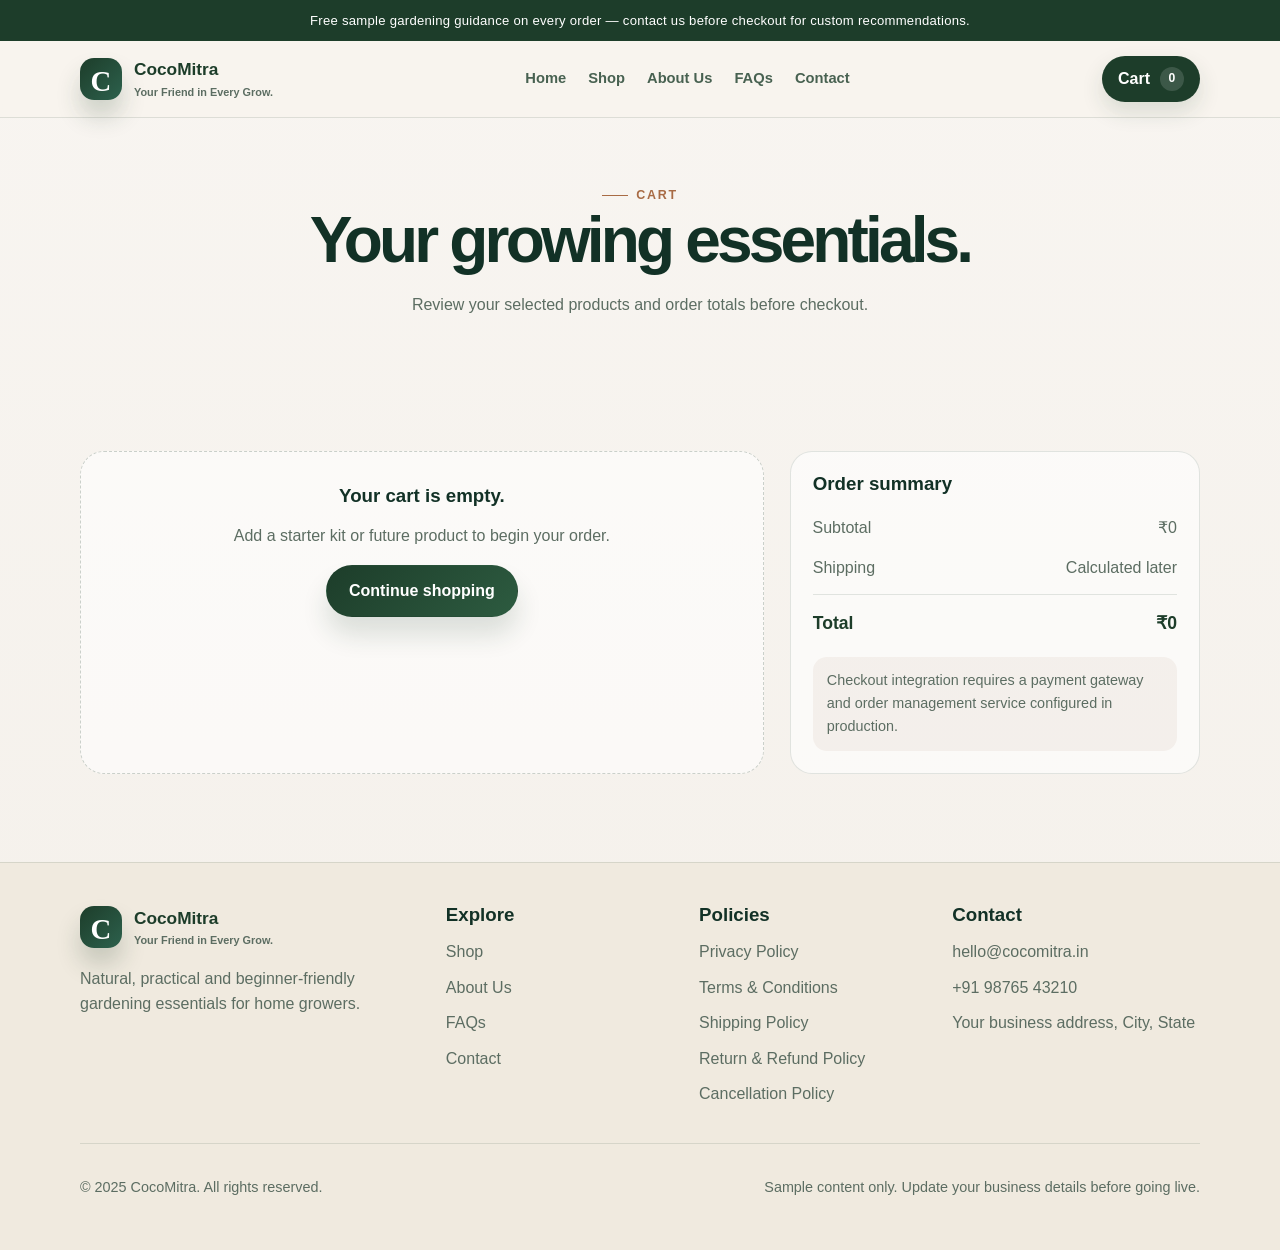
<file: about.html>
<!DOCTYPE html>
<html lang="en">
  <head>
    <meta charset="UTF-8" />
    <meta name="viewport" content="width=device-width, initial-scale=1.0" />
    <title>Your Cart | CocoMitra</title>
    <meta
      name="description"
      content="Review the shopping cart for CocoMitra products and check order totals before checkout."
    />
    <link rel="stylesheet" href="styles.css" />
  </head>
  <body data-page="cart">
    <div id="announcementBar" class="announcement-bar"></div>

    <header class="site-header">
      <div class="container nav-wrap">
        <a href="index.html" class="brand" aria-label="CocoMitra home">
          <span class="brand-mark" aria-hidden="true">C</span>
          <span>
            <strong>CocoMitra</strong>
            <small>Your Friend in Every Grow.</small>
          </span>
        </a>

        <nav class="main-nav" aria-label="Main navigation">
          <a href="index.html">Home</a>
          <a href="shop.html">Shop</a>
          <a href="about.html">About Us</a>
          <a href="faq.html">FAQs</a>
          <a href="contact.html">Contact</a>
        </nav>

        <a href="cart.html" class="cart-pill" aria-label="View cart">
          Cart <span id="cartCount" class="cart-count">0</span>
        </a>
      </div>
    </header>

    <main>
      <section class="page-hero">
        <div class="container page-title-wrap">
          <span class="eyebrow">Cart</span>
          <h1>Your growing essentials.</h1>
          <p>Review your selected products and order totals before checkout.</p>
        </div>
      </section>

      <section class="section-spacing">
        <div class="container cart-page">
          <div id="cartItems" class="cart-list" aria-live="polite"></div>
          <aside id="cartSummary" class="cart-summary"></aside>
        </div>
      </section>
    </main>

    <footer class="site-footer">
      <div class="container footer-grid">
        <div>
          <a href="index.html" class="brand footer-brand" aria-label="CocoMitra home">
            <span class="brand-mark" aria-hidden="true">C</span>
            <span>
              <strong>CocoMitra</strong>
              <small>Your Friend in Every Grow.</small>
            </span>
          </a>
          <p>Natural, practical and beginner-friendly gardening essentials for home growers.</p>
        </div>
        <div>
          <h3>Explore</h3>
          <ul>
            <li><a href="shop.html">Shop</a></li>
            <li><a href="about.html">About Us</a></li>
            <li><a href="faq.html">FAQs</a></li>
            <li><a href="contact.html">Contact</a></li>
          </ul>
        </div>
        <div>
          <h3>Policies</h3>
          <ul>
            <li><a href="privacy.html">Privacy Policy</a></li>
            <li><a href="terms.html">Terms & Conditions</a></li>
            <li><a href="shipping.html">Shipping Policy</a></li>
            <li><a href="refund.html">Return & Refund Policy</a></li>
            <li><a href="cancellation.html">Cancellation Policy</a></li>
          </ul>
        </div>
        <div>
          <h3>Contact</h3>
          <ul>
            <li><a href="mailto:hello@cocomitra.in">hello@cocomitra.in</a></li>
            <li><a href="tel:+919876543210">+91 98765 43210</a></li>
            <li>Your business address, City, State</li>
          </ul>
        </div>
      </div>
      <div class="container footer-bottom">
        <p>© 2025 CocoMitra. All rights reserved.</p>
        <p>Sample content only. Update your business details before going live.</p>
      </div>
    </footer>

    <script src="script.js"></script>
  </body>
</html>
</file>
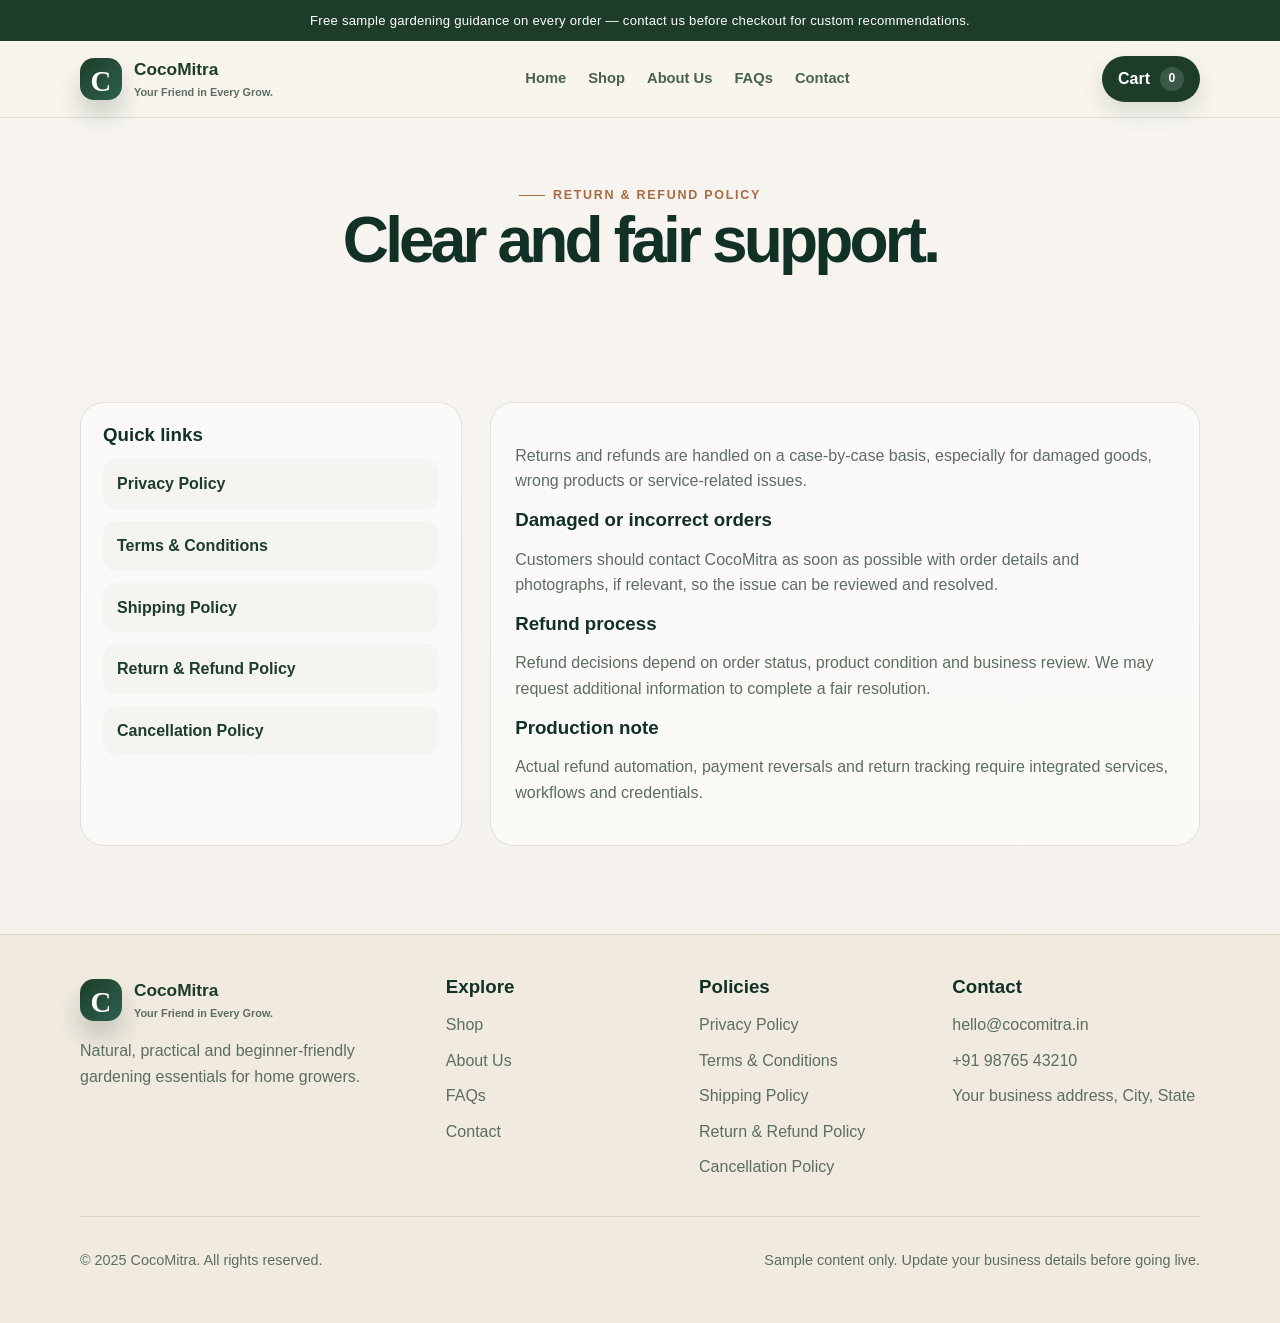
<file: cancellation.html>
<!DOCTYPE html>
<html lang="en">
  <head>
    <meta charset="UTF-8" />
    <meta name="viewport" content="width=device-width, initial-scale=1.0" />
    <title>Return & Refund Policy | CocoMitra</title>
    <meta
      name="description"
      content="Review CocoMitra's return and refund policy for product issues, damaged deliveries and order disputes."
    />
    <link rel="stylesheet" href="styles.css" />
  </head>
  <body data-page="legal">
    <div id="announcementBar" class="announcement-bar"></div>

    <header class="site-header">
      <div class="container nav-wrap">
        <a href="index.html" class="brand" aria-label="CocoMitra home">
          <span class="brand-mark" aria-hidden="true">C</span>
          <span>
            <strong>CocoMitra</strong>
            <small>Your Friend in Every Grow.</small>
          </span>
        </a>

        <nav class="main-nav" aria-label="Main navigation">
          <a href="index.html">Home</a>
          <a href="shop.html">Shop</a>
          <a href="about.html">About Us</a>
          <a href="faq.html">FAQs</a>
          <a href="contact.html">Contact</a>
        </nav>

        <a href="cart.html" class="cart-pill" aria-label="View cart">
          Cart <span id="cartCount" class="cart-count">0</span>
        </a>
      </div>
    </header>

    <main>
      <section class="page-hero">
        <div class="container page-title-wrap">
          <span class="eyebrow">Return & Refund Policy</span>
          <h1>Clear and fair support.</h1>
        </div>
      </section>

      <section class="section-spacing">
        <div class="container legal-layout">
          <aside class="policy-nav">
            <h3>Quick links</h3>
            <ul>
              <li><a href="privacy.html">Privacy Policy</a></li>
              <li><a href="terms.html">Terms & Conditions</a></li>
              <li><a href="shipping.html">Shipping Policy</a></li>
              <li><a href="refund.html">Return & Refund Policy</a></li>
              <li><a href="cancellation.html">Cancellation Policy</a></li>
            </ul>
          </aside>

          <div class="legal-copy">
            <p>Returns and refunds are handled on a case-by-case basis, especially for damaged goods, wrong products or service-related issues.</p>
            <h3>Damaged or incorrect orders</h3>
            <p>Customers should contact CocoMitra as soon as possible with order details and photographs, if relevant, so the issue can be reviewed and resolved.</p>
            <h3>Refund process</h3>
            <p>Refund decisions depend on order status, product condition and business review. We may request additional information to complete a fair resolution.</p>
            <h3>Production note</h3>
            <p>Actual refund automation, payment reversals and return tracking require integrated services, workflows and credentials.</p>
          </div>
        </div>
      </section>
    </main>

    <footer class="site-footer">
      <div class="container footer-grid">
        <div>
          <a href="index.html" class="brand footer-brand" aria-label="CocoMitra home">
            <span class="brand-mark" aria-hidden="true">C</span>
            <span>
              <strong>CocoMitra</strong>
              <small>Your Friend in Every Grow.</small>
            </span>
          </a>
          <p>Natural, practical and beginner-friendly gardening essentials for home growers.</p>
        </div>
        <div>
          <h3>Explore</h3>
          <ul>
            <li><a href="shop.html">Shop</a></li>
            <li><a href="about.html">About Us</a></li>
            <li><a href="faq.html">FAQs</a></li>
            <li><a href="contact.html">Contact</a></li>
          </ul>
        </div>
        <div>
          <h3>Policies</h3>
          <ul>
            <li><a href="privacy.html">Privacy Policy</a></li>
            <li><a href="terms.html">Terms & Conditions</a></li>
            <li><a href="shipping.html">Shipping Policy</a></li>
            <li><a href="refund.html">Return & Refund Policy</a></li>
            <li><a href="cancellation.html">Cancellation Policy</a></li>
          </ul>
        </div>
        <div>
          <h3>Contact</h3>
          <ul>
            <li><a href="mailto:hello@cocomitra.in">hello@cocomitra.in</a></li>
            <li><a href="tel:+919876543210">+91 98765 43210</a></li>
            <li>Your business address, City, State</li>
          </ul>
        </div>
      </div>
      <div class="container footer-bottom">
        <p>© 2025 CocoMitra. All rights reserved.</p>
        <p>Sample content only. Update your business details before going live.</p>
      </div>
    </footer>

    <script src="script.js"></script>
  </body>
</html>
</file>
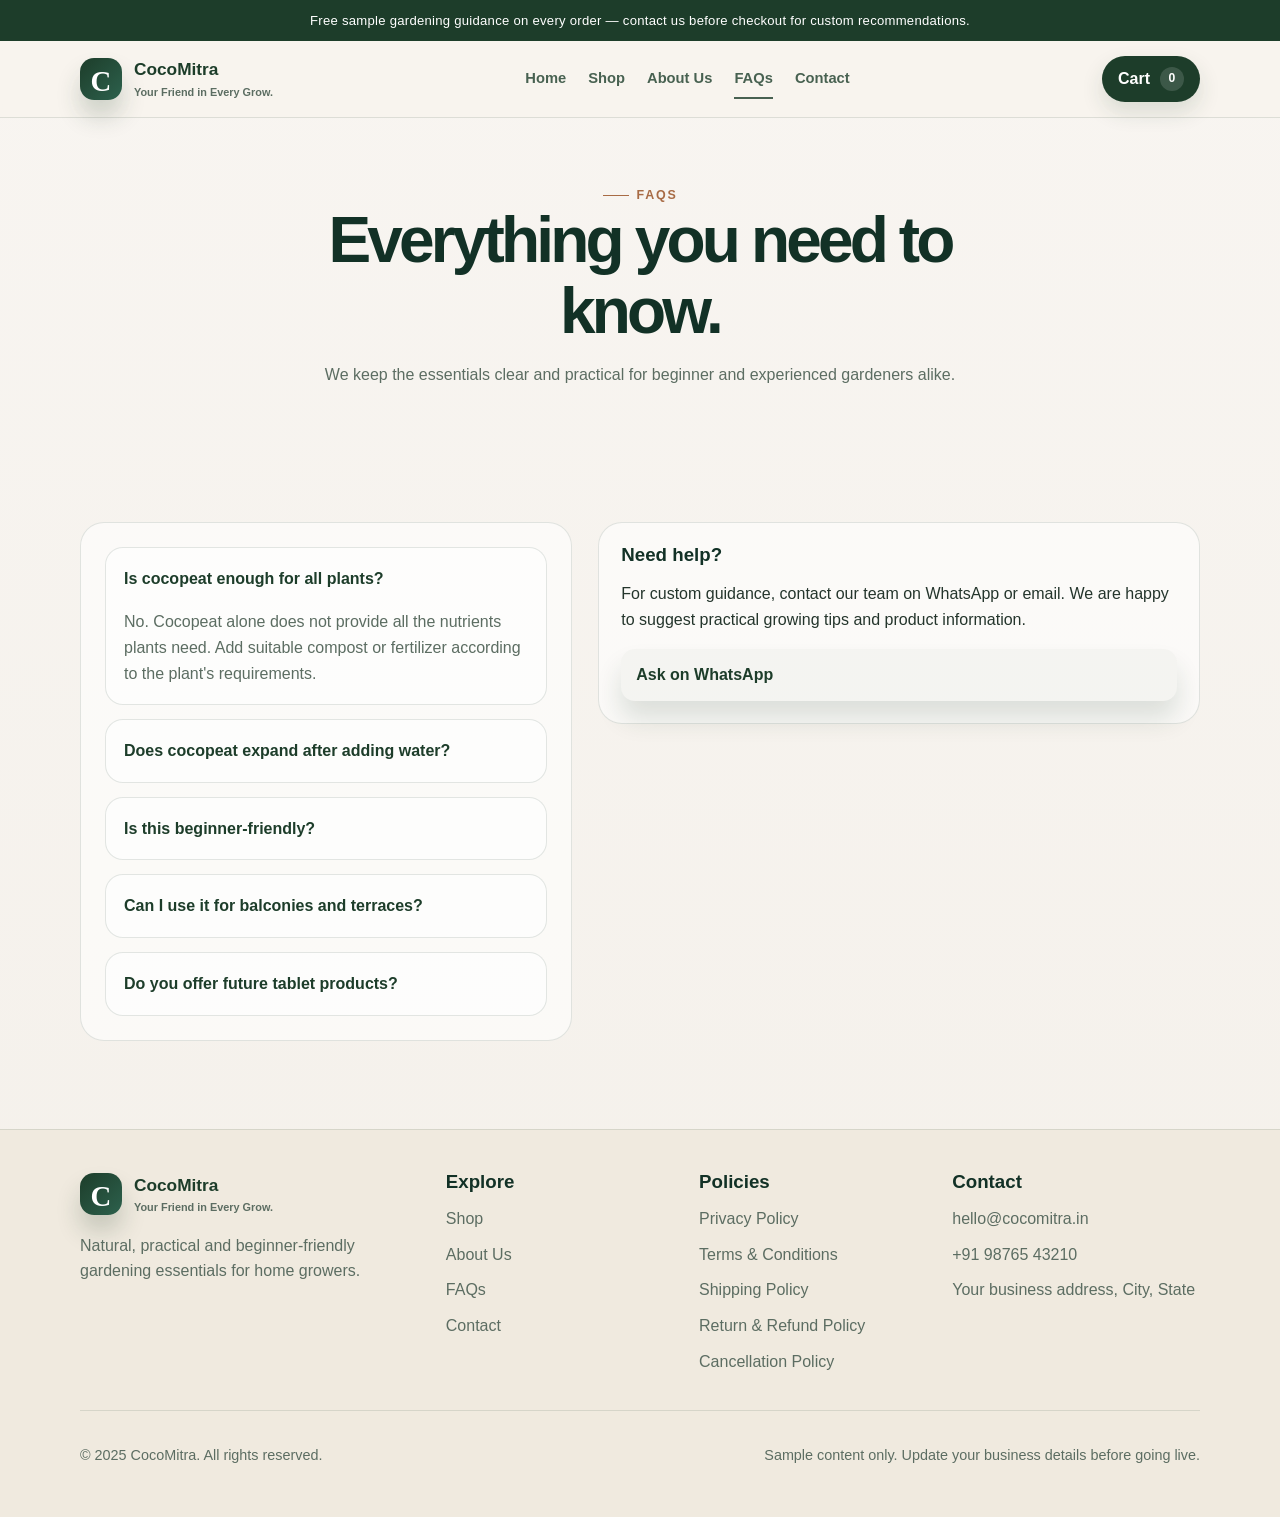
<file: contact.html>
<!DOCTYPE html>
<html lang="en">
  <head>
    <meta charset="UTF-8" />
    <meta name="viewport" content="width=device-width, initial-scale=1.0" />
    <title>FAQs | CocoMitra</title>
    <meta
      name="description"
      content="Find answers to common questions about cocopeat, growing mixes, storage and using CocoMitra products for home gardening."
    />
    <link rel="stylesheet" href="styles.css" />
  </head>
  <body data-page="faq">
    <div id="announcementBar" class="announcement-bar"></div>

    <header class="site-header">
      <div class="container nav-wrap">
        <a href="index.html" class="brand" aria-label="CocoMitra home">
          <span class="brand-mark" aria-hidden="true">C</span>
          <span>
            <strong>CocoMitra</strong>
            <small>Your Friend in Every Grow.</small>
          </span>
        </a>

        <nav class="main-nav" aria-label="Main navigation">
          <a href="index.html">Home</a>
          <a href="shop.html">Shop</a>
          <a href="about.html">About Us</a>
          <a href="faq.html" class="active">FAQs</a>
          <a href="contact.html">Contact</a>
        </nav>

        <a href="cart.html" class="cart-pill" aria-label="View cart">
          Cart <span id="cartCount" class="cart-count">0</span>
        </a>
      </div>
    </header>

    <main>
      <section class="page-hero">
        <div class="container page-title-wrap">
          <span class="eyebrow">FAQs</span>
          <h1>Everything you need to know.</h1>
          <p>We keep the essentials clear and practical for beginner and experienced gardeners alike.</p>
        </div>
      </section>

      <section class="section-spacing">
        <div class="container faq-strip">
          <div class="legal-copy">
            <div class="faq-list">
              <details open>
                <summary>Is cocopeat enough for all plants?</summary>
                <p>No. Cocopeat alone does not provide all the nutrients plants need. Add suitable compost or fertilizer according to the plant's requirements.</p>
              </details>
              <details>
                <summary>Does cocopeat expand after adding water?</summary>
                <p>Yes. Cocopeat absorbs water and expands in volume. Expansion can vary depending on the amount of water and the product used.</p>
              </details>
              <details>
                <summary>Is this beginner-friendly?</summary>
                <p>Yes. The starter kit is designed to be easy to use for home gardeners, balcony planters and terrace growers starting out.</p>
              </details>
              <details>
                <summary>Can I use it for balconies and terraces?</summary>
                <p>Yes. The compact format is suited to small gardening spaces such as balconies, terraces and indoor plant corners.</p>
              </details>
              <details>
                <summary>Do you offer future tablet products?</summary>
                <p>We plan to launch compressed cocopeat tablets in the future. This upcoming product is currently marked as coming soon.</p>
              </details>
            </div>
          </div>

          <aside class="policy-nav">
            <h3>Need help?</h3>
            <p>For custom guidance, contact our team on WhatsApp or email. We are happy to suggest practical growing tips and product information.</p>
            <a class="btn btn-primary" href="https://wa.me/919876543210?text=Hi%20CocoMitra%2C%20I%20want%20help%20with%20my%20garden." target="_blank" rel="noreferrer">Ask on WhatsApp</a>
          </aside>
        </div>
      </section>
    </main>

    <footer class="site-footer">
      <div class="container footer-grid">
        <div>
          <a href="index.html" class="brand footer-brand" aria-label="CocoMitra home">
            <span class="brand-mark" aria-hidden="true">C</span>
            <span>
              <strong>CocoMitra</strong>
              <small>Your Friend in Every Grow.</small>
            </span>
          </a>
          <p>Natural, practical and beginner-friendly gardening essentials for home growers.</p>
        </div>
        <div>
          <h3>Explore</h3>
          <ul>
            <li><a href="shop.html">Shop</a></li>
            <li><a href="about.html">About Us</a></li>
            <li><a href="faq.html">FAQs</a></li>
            <li><a href="contact.html">Contact</a></li>
          </ul>
        </div>
        <div>
          <h3>Policies</h3>
          <ul>
            <li><a href="privacy.html">Privacy Policy</a></li>
            <li><a href="terms.html">Terms & Conditions</a></li>
            <li><a href="shipping.html">Shipping Policy</a></li>
            <li><a href="refund.html">Return & Refund Policy</a></li>
            <li><a href="cancellation.html">Cancellation Policy</a></li>
          </ul>
        </div>
        <div>
          <h3>Contact</h3>
          <ul>
            <li><a href="mailto:hello@cocomitra.in">hello@cocomitra.in</a></li>
            <li><a href="tel:+919876543210">+91 98765 43210</a></li>
            <li>Your business address, City, State</li>
          </ul>
        </div>
      </div>
      <div class="container footer-bottom">
        <p>© 2025 CocoMitra. All rights reserved.</p>
        <p>Sample content only. Update your business details before going live.</p>
      </div>
    </footer>

    <script src="script.js"></script>
  </body>
</html>
</file>
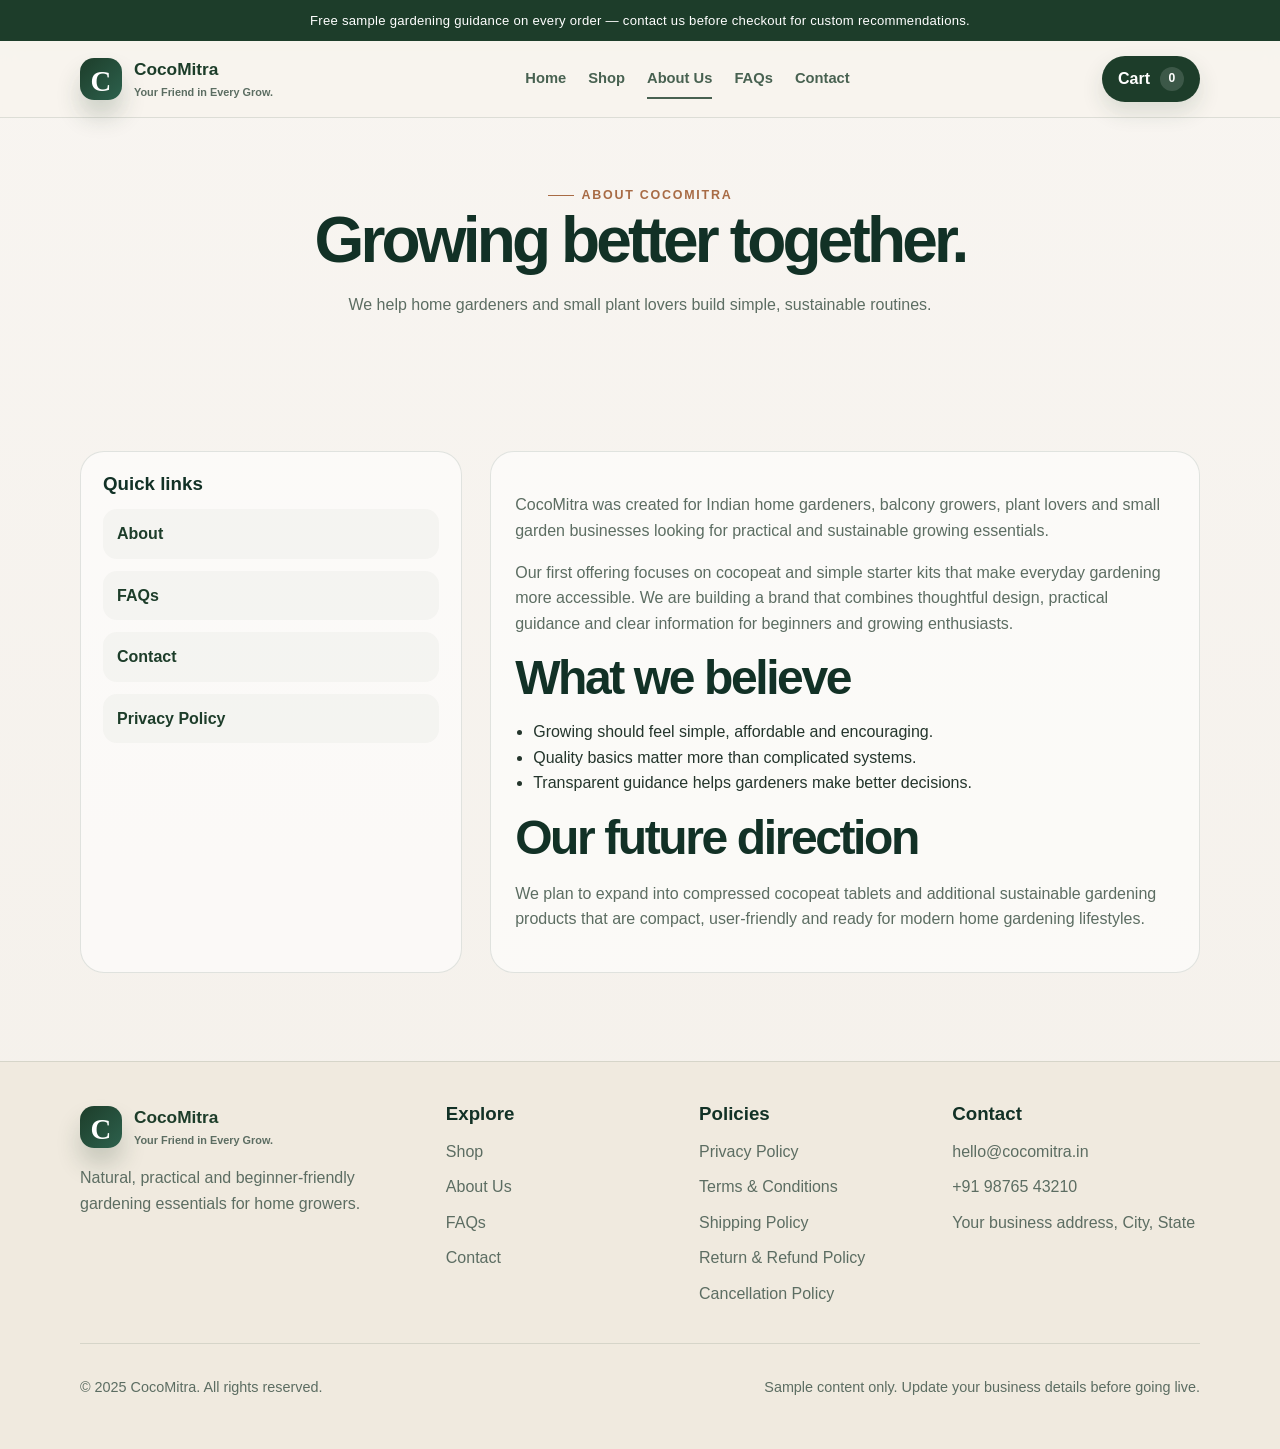
<file: faq.html>
<!DOCTYPE html>
<html lang="en">
  <head>
    <meta charset="UTF-8" />
    <meta name="viewport" content="width=device-width, initial-scale=1.0" />
    <title>About Us | CocoMitra</title>
    <meta
      name="description"
      content="Learn about CocoMitra and our mission to make sustainable, practical gardening easier for Indian home growers."
    />
    <link rel="stylesheet" href="styles.css" />
  </head>
  <body data-page="about">
    <div id="announcementBar" class="announcement-bar"></div>

    <header class="site-header">
      <div class="container nav-wrap">
        <a href="index.html" class="brand" aria-label="CocoMitra home">
          <span class="brand-mark" aria-hidden="true">C</span>
          <span>
            <strong>CocoMitra</strong>
            <small>Your Friend in Every Grow.</small>
          </span>
        </a>

        <nav class="main-nav" aria-label="Main navigation">
          <a href="index.html">Home</a>
          <a href="shop.html">Shop</a>
          <a href="about.html" class="active">About Us</a>
          <a href="faq.html">FAQs</a>
          <a href="contact.html">Contact</a>
        </nav>

        <a href="cart.html" class="cart-pill" aria-label="View cart">
          Cart <span id="cartCount" class="cart-count">0</span>
        </a>
      </div>
    </header>

    <main>
      <section class="page-hero">
        <div class="container page-title-wrap">
          <span class="eyebrow">About CocoMitra</span>
          <h1>Growing better together.</h1>
          <p>We help home gardeners and small plant lovers build simple, sustainable routines.</p>
        </div>
      </section>

      <section class="section-spacing">
        <div class="container legal-layout">
          <aside class="policy-nav">
            <h3>Quick links</h3>
            <ul>
              <li><a href="about.html">About</a></li>
              <li><a href="faq.html">FAQs</a></li>
              <li><a href="contact.html">Contact</a></li>
              <li><a href="privacy.html">Privacy Policy</a></li>
            </ul>
          </aside>

          <div class="legal-copy">
            <p>
              CocoMitra was created for Indian home gardeners, balcony growers, plant lovers and small garden businesses looking for practical and sustainable growing essentials.
            </p>
            <p>
              Our first offering focuses on cocopeat and simple starter kits that make everyday gardening more accessible. We are building a brand that combines thoughtful design, practical guidance and clear information for beginners and growing enthusiasts.
            </p>
            <h2>What we believe</h2>
            <ul>
              <li>Growing should feel simple, affordable and encouraging.</li>
              <li>Quality basics matter more than complicated systems.</li>
              <li>Transparent guidance helps gardeners make better decisions.</li>
            </ul>
            <h2>Our future direction</h2>
            <p>
              We plan to expand into compressed cocopeat tablets and additional sustainable gardening products that are compact, user-friendly and ready for modern home gardening lifestyles.
            </p>
          </div>
        </div>
      </section>
    </main>

    <footer class="site-footer">
      <div class="container footer-grid">
        <div>
          <a href="index.html" class="brand footer-brand" aria-label="CocoMitra home">
            <span class="brand-mark" aria-hidden="true">C</span>
            <span>
              <strong>CocoMitra</strong>
              <small>Your Friend in Every Grow.</small>
            </span>
          </a>
          <p>Natural, practical and beginner-friendly gardening essentials for home growers.</p>
        </div>
        <div>
          <h3>Explore</h3>
          <ul>
            <li><a href="shop.html">Shop</a></li>
            <li><a href="about.html">About Us</a></li>
            <li><a href="faq.html">FAQs</a></li>
            <li><a href="contact.html">Contact</a></li>
          </ul>
        </div>
        <div>
          <h3>Policies</h3>
          <ul>
            <li><a href="privacy.html">Privacy Policy</a></li>
            <li><a href="terms.html">Terms & Conditions</a></li>
            <li><a href="shipping.html">Shipping Policy</a></li>
            <li><a href="refund.html">Return & Refund Policy</a></li>
            <li><a href="cancellation.html">Cancellation Policy</a></li>
          </ul>
        </div>
        <div>
          <h3>Contact</h3>
          <ul>
            <li><a href="mailto:hello@cocomitra.in">hello@cocomitra.in</a></li>
            <li><a href="tel:+919876543210">+91 98765 43210</a></li>
            <li>Your business address, City, State</li>
          </ul>
        </div>
      </div>
      <div class="container footer-bottom">
        <p>© 2025 CocoMitra. All rights reserved.</p>
        <p>Sample content only. Update your business details before going live.</p>
      </div>
    </footer>

    <script src="script.js"></script>
  </body>
</html>
</file>
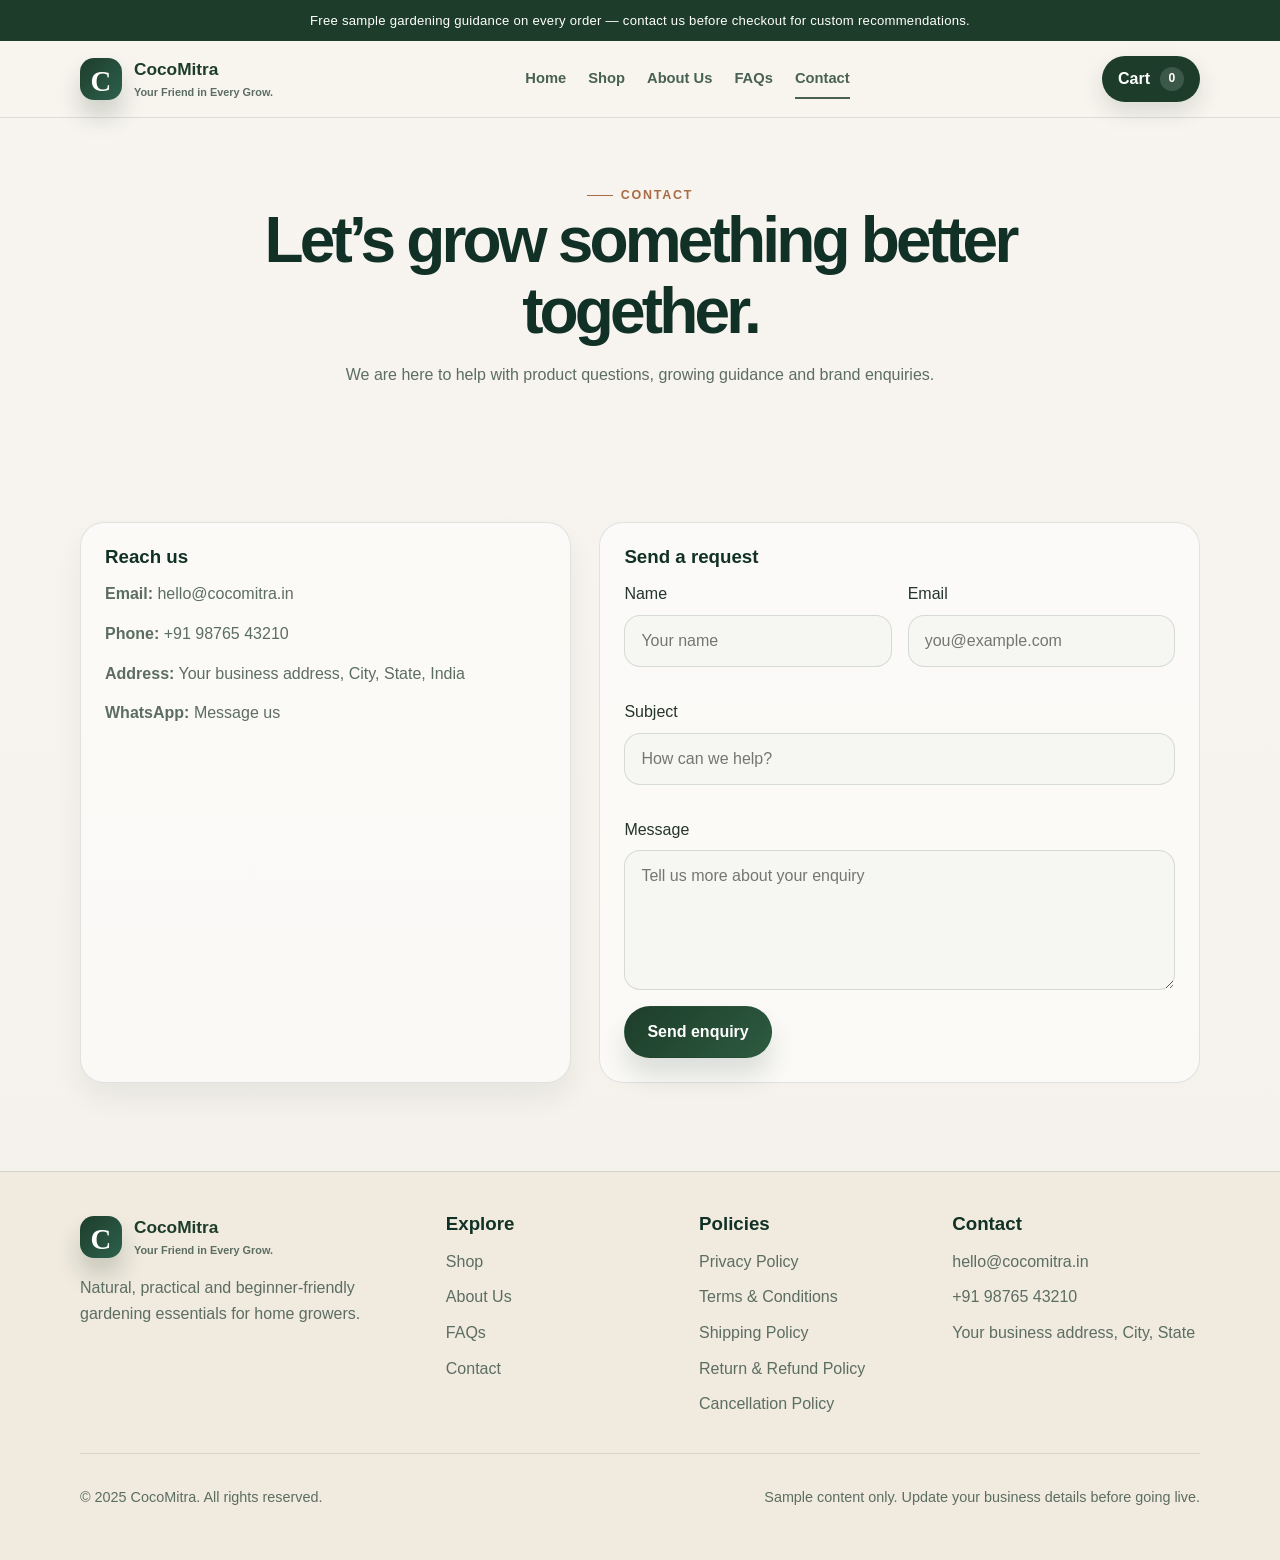
<file: privacy.html>
<!DOCTYPE html>
<html lang="en">
  <head>
    <meta charset="UTF-8" />
    <meta name="viewport" content="width=device-width, initial-scale=1.0" />
    <title>Contact Us | CocoMitra</title>
    <meta
      name="description"
      content="Contact CocoMitra for product questions, gardening guidance, or business enquiries."
    />
    <link rel="stylesheet" href="styles.css" />
  </head>
  <body data-page="contact">
    <div id="announcementBar" class="announcement-bar"></div>

    <header class="site-header">
      <div class="container nav-wrap">
        <a href="index.html" class="brand" aria-label="CocoMitra home">
          <span class="brand-mark" aria-hidden="true">C</span>
          <span>
            <strong>CocoMitra</strong>
            <small>Your Friend in Every Grow.</small>
          </span>
        </a>

        <nav class="main-nav" aria-label="Main navigation">
          <a href="index.html">Home</a>
          <a href="shop.html">Shop</a>
          <a href="about.html">About Us</a>
          <a href="faq.html">FAQs</a>
          <a href="contact.html" class="active">Contact</a>
        </nav>

        <a href="cart.html" class="cart-pill" aria-label="View cart">
          Cart <span id="cartCount" class="cart-count">0</span>
        </a>
      </div>
    </header>

    <main>
      <section class="page-hero">
        <div class="container page-title-wrap">
          <span class="eyebrow">Contact</span>
          <h1>Let’s grow something better together.</h1>
          <p>We are here to help with product questions, growing guidance and brand enquiries.</p>
        </div>
      </section>

      <section class="section-spacing">
        <div class="container contact-layout">
          <div class="contact-card">
            <h3>Reach us</h3>
            <ul class="contact-list">
              <li><strong>Email:</strong> <a href="mailto:hello@cocomitra.in">hello@cocomitra.in</a></li>
              <li><strong>Phone:</strong> <a href="tel:+919876543210">+91 98765 43210</a></li>
              <li><strong>Address:</strong> Your business address, City, State, India</li>
              <li><strong>WhatsApp:</strong> <a href="https://wa.me/919876543210?text=Hi%20CocoMitra" target="_blank" rel="noreferrer">Message us</a></li>
            </ul>
          </div>

          <div class="contact-form">
            <h3>Send a request</h3>
            <form>
              <div class="form-grid">
                <div class="form-group">
                  <label for="name">Name</label>
                  <input id="name" type="text" placeholder="Your name" />
                </div>
                <div class="form-group">
                  <label for="email">Email</label>
                  <input id="email" type="email" placeholder="you@example.com" />
                </div>
                <div class="form-group full">
                  <label for="subject">Subject</label>
                  <input id="subject" type="text" placeholder="How can we help?" />
                </div>
                <div class="form-group full">
                  <label for="message">Message</label>
                  <textarea id="message" placeholder="Tell us more about your enquiry"></textarea>
                </div>
              </div>
              <button class="btn btn-primary" type="button">Send enquiry</button>
            </form>
          </div>
        </div>
      </section>
    </main>

    <footer class="site-footer">
      <div class="container footer-grid">
        <div>
          <a href="index.html" class="brand footer-brand" aria-label="CocoMitra home">
            <span class="brand-mark" aria-hidden="true">C</span>
            <span>
              <strong>CocoMitra</strong>
              <small>Your Friend in Every Grow.</small>
            </span>
          </a>
          <p>Natural, practical and beginner-friendly gardening essentials for home growers.</p>
        </div>
        <div>
          <h3>Explore</h3>
          <ul>
            <li><a href="shop.html">Shop</a></li>
            <li><a href="about.html">About Us</a></li>
            <li><a href="faq.html">FAQs</a></li>
            <li><a href="contact.html">Contact</a></li>
          </ul>
        </div>
        <div>
          <h3>Policies</h3>
          <ul>
            <li><a href="privacy.html">Privacy Policy</a></li>
            <li><a href="terms.html">Terms & Conditions</a></li>
            <li><a href="shipping.html">Shipping Policy</a></li>
            <li><a href="refund.html">Return & Refund Policy</a></li>
            <li><a href="cancellation.html">Cancellation Policy</a></li>
          </ul>
        </div>
        <div>
          <h3>Contact</h3>
          <ul>
            <li><a href="mailto:hello@cocomitra.in">hello@cocomitra.in</a></li>
            <li><a href="tel:+919876543210">+91 98765 43210</a></li>
            <li>Your business address, City, State</li>
          </ul>
        </div>
      </div>
      <div class="container footer-bottom">
        <p>© 2025 CocoMitra. All rights reserved.</p>
        <p>Sample content only. Update your business details before going live.</p>
      </div>
    </footer>

    <script src="script.js"></script>
  </body>
</html>
</file>
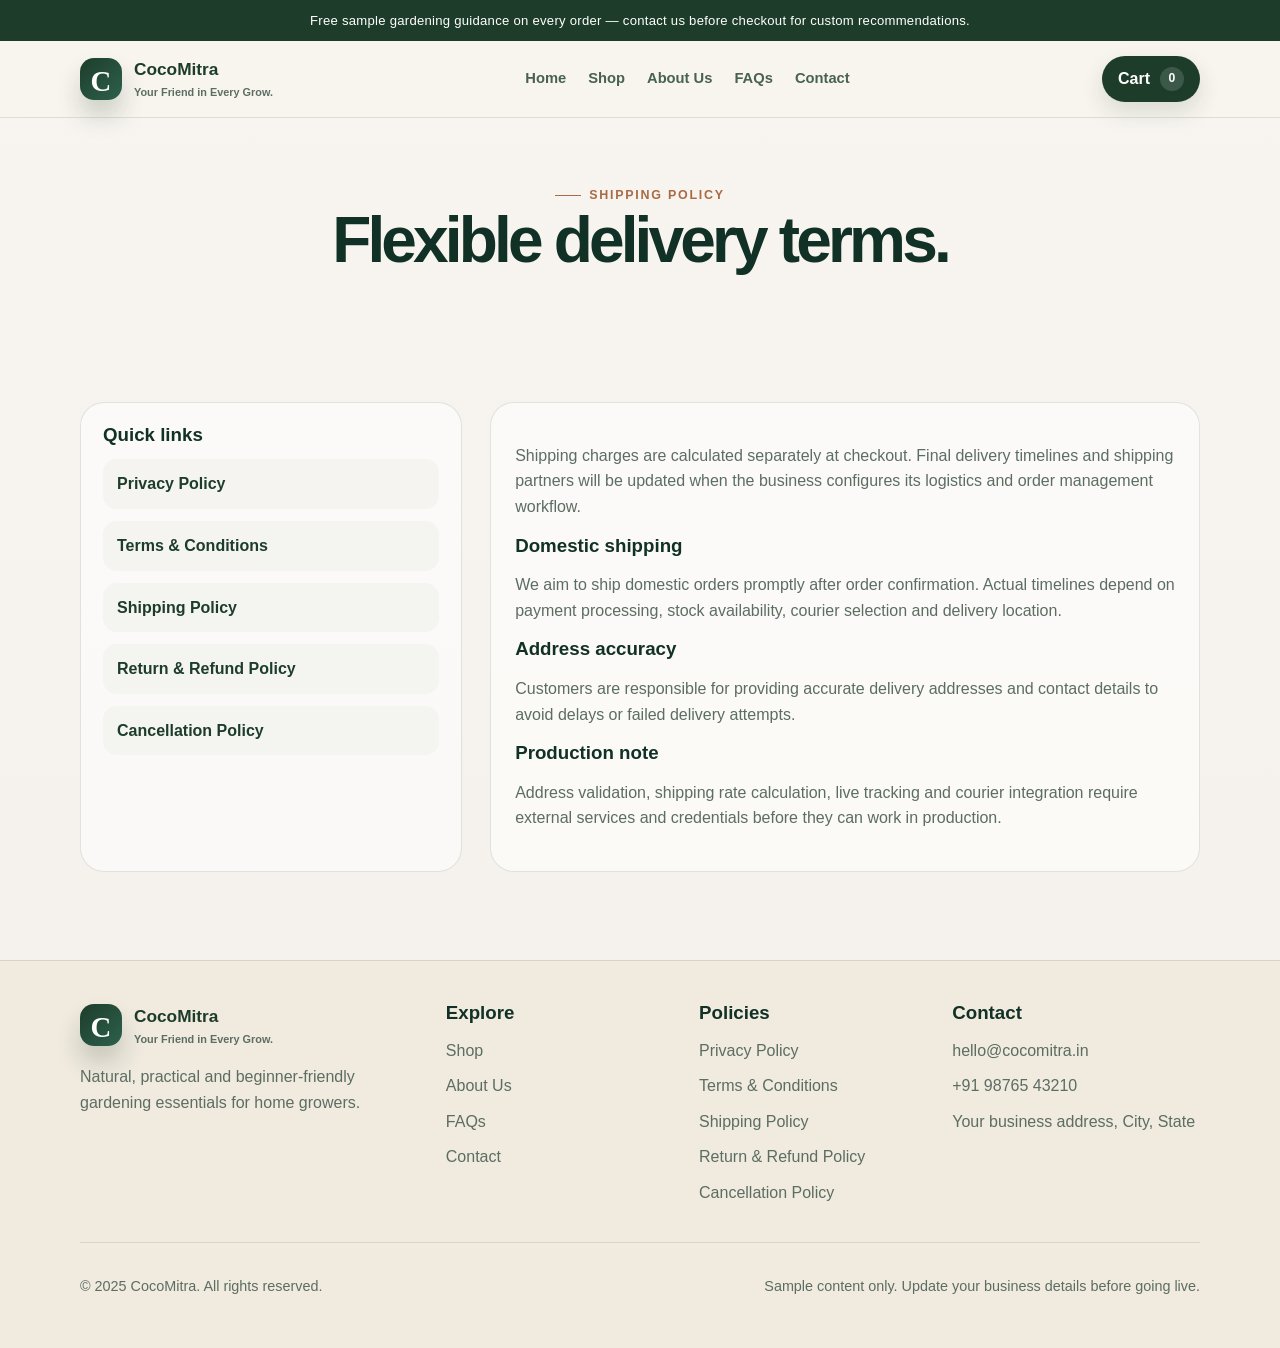
<file: refund.html>
<!DOCTYPE html>
<html lang="en">
  <head>
    <meta charset="UTF-8" />
    <meta name="viewport" content="width=device-width, initial-scale=1.0" />
    <title>Shipping Policy | CocoMitra</title>
    <meta
      name="description"
      content="Read CocoMitra shipping terms for online orders, logistics and applicable charges."
    />
    <link rel="stylesheet" href="styles.css" />
  </head>
  <body data-page="legal">
    <div id="announcementBar" class="announcement-bar"></div>

    <header class="site-header">
      <div class="container nav-wrap">
        <a href="index.html" class="brand" aria-label="CocoMitra home">
          <span class="brand-mark" aria-hidden="true">C</span>
          <span>
            <strong>CocoMitra</strong>
            <small>Your Friend in Every Grow.</small>
          </span>
        </a>

        <nav class="main-nav" aria-label="Main navigation">
          <a href="index.html">Home</a>
          <a href="shop.html">Shop</a>
          <a href="about.html">About Us</a>
          <a href="faq.html">FAQs</a>
          <a href="contact.html">Contact</a>
        </nav>

        <a href="cart.html" class="cart-pill" aria-label="View cart">
          Cart <span id="cartCount" class="cart-count">0</span>
        </a>
      </div>
    </header>

    <main>
      <section class="page-hero">
        <div class="container page-title-wrap">
          <span class="eyebrow">Shipping Policy</span>
          <h1>Flexible delivery terms.</h1>
        </div>
      </section>

      <section class="section-spacing">
        <div class="container legal-layout">
          <aside class="policy-nav">
            <h3>Quick links</h3>
            <ul>
              <li><a href="privacy.html">Privacy Policy</a></li>
              <li><a href="terms.html">Terms & Conditions</a></li>
              <li><a href="shipping.html">Shipping Policy</a></li>
              <li><a href="refund.html">Return & Refund Policy</a></li>
              <li><a href="cancellation.html">Cancellation Policy</a></li>
            </ul>
          </aside>

          <div class="legal-copy">
            <p>Shipping charges are calculated separately at checkout. Final delivery timelines and shipping partners will be updated when the business configures its logistics and order management workflow.</p>
            <h3>Domestic shipping</h3>
            <p>We aim to ship domestic orders promptly after order confirmation. Actual timelines depend on payment processing, stock availability, courier selection and delivery location.</p>
            <h3>Address accuracy</h3>
            <p>Customers are responsible for providing accurate delivery addresses and contact details to avoid delays or failed delivery attempts.</p>
            <h3>Production note</h3>
            <p>Address validation, shipping rate calculation, live tracking and courier integration require external services and credentials before they can work in production.</p>
          </div>
        </div>
      </section>
    </main>

    <footer class="site-footer">
      <div class="container footer-grid">
        <div>
          <a href="index.html" class="brand footer-brand" aria-label="CocoMitra home">
            <span class="brand-mark" aria-hidden="true">C</span>
            <span>
              <strong>CocoMitra</strong>
              <small>Your Friend in Every Grow.</small>
            </span>
          </a>
          <p>Natural, practical and beginner-friendly gardening essentials for home growers.</p>
        </div>
        <div>
          <h3>Explore</h3>
          <ul>
            <li><a href="shop.html">Shop</a></li>
            <li><a href="about.html">About Us</a></li>
            <li><a href="faq.html">FAQs</a></li>
            <li><a href="contact.html">Contact</a></li>
          </ul>
        </div>
        <div>
          <h3>Policies</h3>
          <ul>
            <li><a href="privacy.html">Privacy Policy</a></li>
            <li><a href="terms.html">Terms & Conditions</a></li>
            <li><a href="shipping.html">Shipping Policy</a></li>
            <li><a href="refund.html">Return & Refund Policy</a></li>
            <li><a href="cancellation.html">Cancellation Policy</a></li>
          </ul>
        </div>
        <div>
          <h3>Contact</h3>
          <ul>
            <li><a href="mailto:hello@cocomitra.in">hello@cocomitra.in</a></li>
            <li><a href="tel:+919876543210">+91 98765 43210</a></li>
            <li>Your business address, City, State</li>
          </ul>
        </div>
      </div>
      <div class="container footer-bottom">
        <p>© 2025 CocoMitra. All rights reserved.</p>
        <p>Sample content only. Update your business details before going live.</p>
      </div>
    </footer>

    <script src="script.js"></script>
  </body>
</html>
</file>
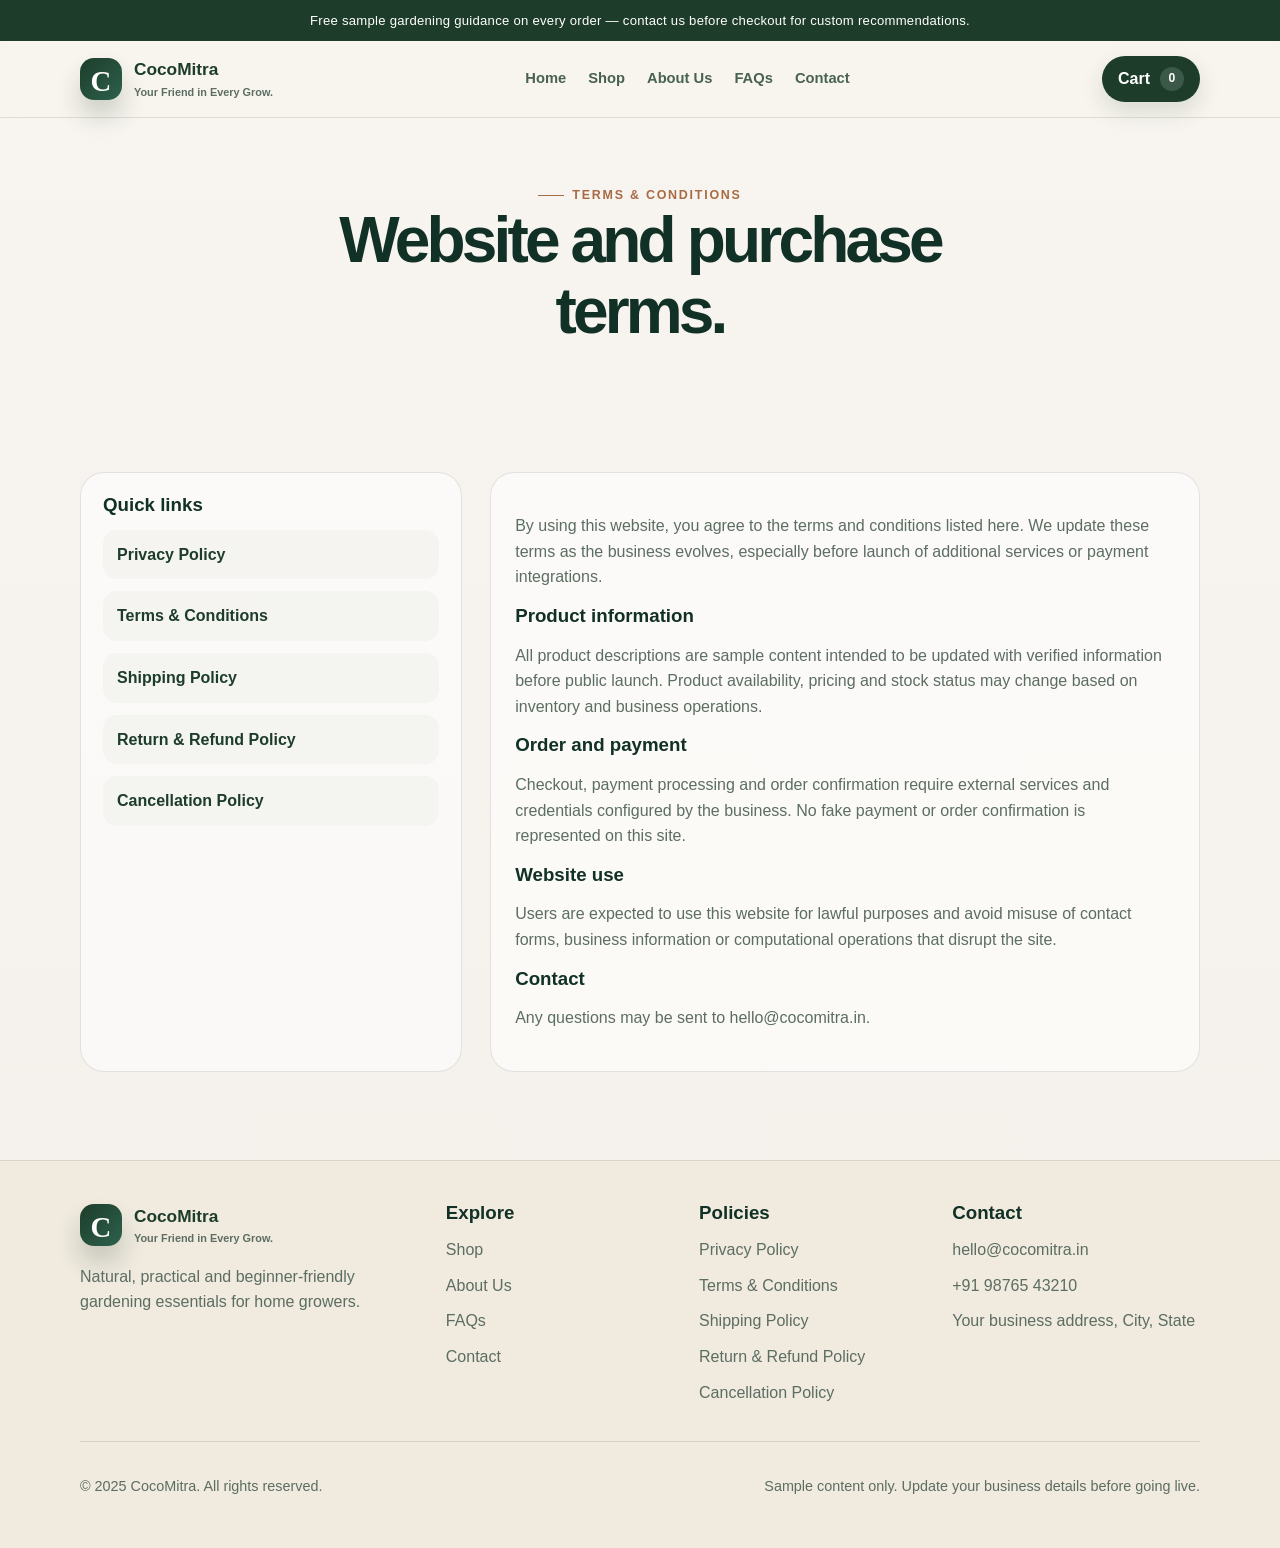
<file: shipping.html>
<!DOCTYPE html>
<html lang="en">
  <head>
    <meta charset="UTF-8" />
    <meta name="viewport" content="width=device-width, initial-scale=1.0" />
    <title>Terms & Conditions | CocoMitra</title>
    <meta
      name="description"
      content="Read the terms and conditions governing purchases, enquiries and use of the CocoMitra website."
    />
    <link rel="stylesheet" href="styles.css" />
  </head>
  <body data-page="legal">
    <div id="announcementBar" class="announcement-bar"></div>

    <header class="site-header">
      <div class="container nav-wrap">
        <a href="index.html" class="brand" aria-label="CocoMitra home">
          <span class="brand-mark" aria-hidden="true">C</span>
          <span>
            <strong>CocoMitra</strong>
            <small>Your Friend in Every Grow.</small>
          </span>
        </a>

        <nav class="main-nav" aria-label="Main navigation">
          <a href="index.html">Home</a>
          <a href="shop.html">Shop</a>
          <a href="about.html">About Us</a>
          <a href="faq.html">FAQs</a>
          <a href="contact.html">Contact</a>
        </nav>

        <a href="cart.html" class="cart-pill" aria-label="View cart">
          Cart <span id="cartCount" class="cart-count">0</span>
        </a>
      </div>
    </header>

    <main>
      <section class="page-hero">
        <div class="container page-title-wrap">
          <span class="eyebrow">Terms & Conditions</span>
          <h1>Website and purchase terms.</h1>
        </div>
      </section>

      <section class="section-spacing">
        <div class="container legal-layout">
          <aside class="policy-nav">
            <h3>Quick links</h3>
            <ul>
              <li><a href="privacy.html">Privacy Policy</a></li>
              <li><a href="terms.html">Terms & Conditions</a></li>
              <li><a href="shipping.html">Shipping Policy</a></li>
              <li><a href="refund.html">Return & Refund Policy</a></li>
              <li><a href="cancellation.html">Cancellation Policy</a></li>
            </ul>
          </aside>

          <div class="legal-copy">
            <p>By using this website, you agree to the terms and conditions listed here. We update these terms as the business evolves, especially before launch of additional services or payment integrations.</p>
            <h3>Product information</h3>
            <p>All product descriptions are sample content intended to be updated with verified information before public launch. Product availability, pricing and stock status may change based on inventory and business operations.</p>
            <h3>Order and payment</h3>
            <p>Checkout, payment processing and order confirmation require external services and credentials configured by the business. No fake payment or order confirmation is represented on this site.</p>
            <h3>Website use</h3>
            <p>Users are expected to use this website for lawful purposes and avoid misuse of contact forms, business information or computational operations that disrupt the site.</p>
            <h3>Contact</h3>
            <p>Any questions may be sent to <a href="mailto:hello@cocomitra.in">hello@cocomitra.in</a>.</p>
          </div>
        </div>
      </section>
    </main>

    <footer class="site-footer">
      <div class="container footer-grid">
        <div>
          <a href="index.html" class="brand footer-brand" aria-label="CocoMitra home">
            <span class="brand-mark" aria-hidden="true">C</span>
            <span>
              <strong>CocoMitra</strong>
              <small>Your Friend in Every Grow.</small>
            </span>
          </a>
          <p>Natural, practical and beginner-friendly gardening essentials for home growers.</p>
        </div>
        <div>
          <h3>Explore</h3>
          <ul>
            <li><a href="shop.html">Shop</a></li>
            <li><a href="about.html">About Us</a></li>
            <li><a href="faq.html">FAQs</a></li>
            <li><a href="contact.html">Contact</a></li>
          </ul>
        </div>
        <div>
          <h3>Policies</h3>
          <ul>
            <li><a href="privacy.html">Privacy Policy</a></li>
            <li><a href="terms.html">Terms & Conditions</a></li>
            <li><a href="shipping.html">Shipping Policy</a></li>
            <li><a href="refund.html">Return & Refund Policy</a></li>
            <li><a href="cancellation.html">Cancellation Policy</a></li>
          </ul>
        </div>
        <div>
          <h3>Contact</h3>
          <ul>
            <li><a href="mailto:hello@cocomitra.in">hello@cocomitra.in</a></li>
            <li><a href="tel:+919876543210">+91 98765 43210</a></li>
            <li>Your business address, City, State</li>
          </ul>
        </div>
      </div>
      <div class="container footer-bottom">
        <p>© 2025 CocoMitra. All rights reserved.</p>
        <p>Sample content only. Update your business details before going live.</p>
      </div>
    </footer>

    <script src="script.js"></script>
  </body>
</html>
</file>
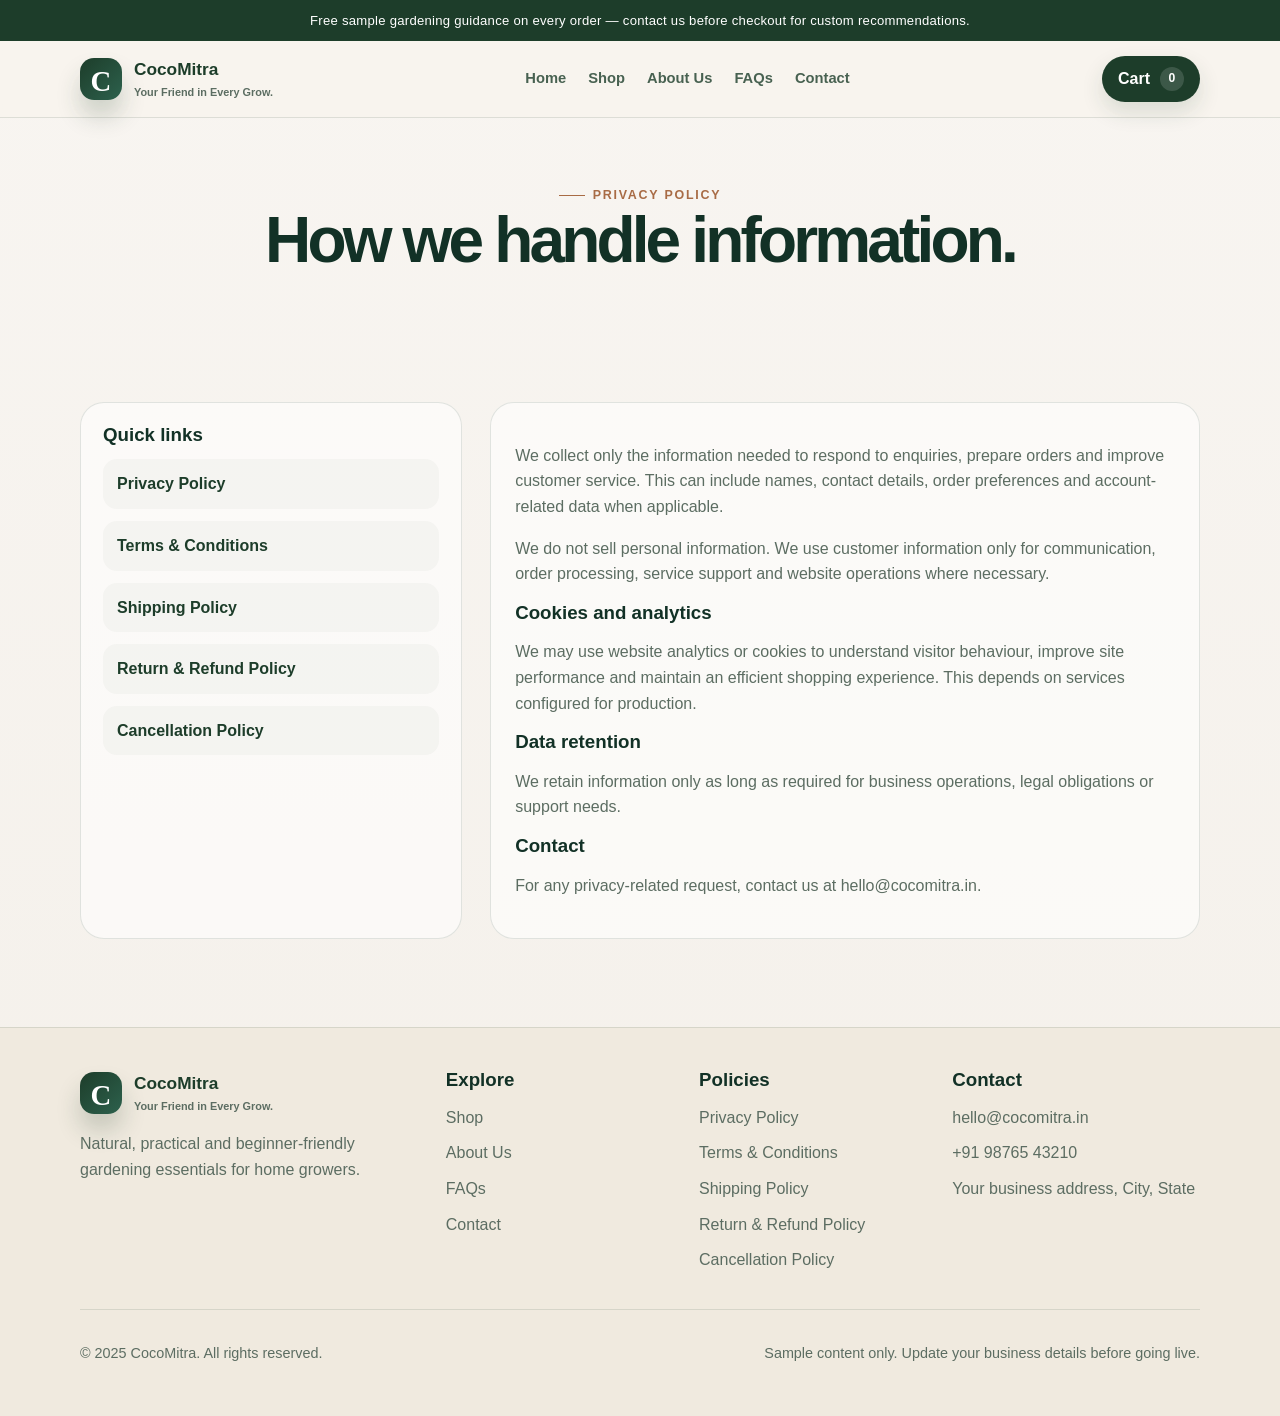
<file: terms.html>
<!DOCTYPE html>
<html lang="en">
  <head>
    <meta charset="UTF-8" />
    <meta name="viewport" content="width=device-width, initial-scale=1.0" />
    <title>Privacy Policy | CocoMitra</title>
    <meta
      name="description"
      content="Read CocoMitra's privacy policy and learn how customer information is handled for website enquiries and orders."
    />
    <link rel="stylesheet" href="styles.css" />
  </head>
  <body data-page="legal">
    <div id="announcementBar" class="announcement-bar"></div>

    <header class="site-header">
      <div class="container nav-wrap">
        <a href="index.html" class="brand" aria-label="CocoMitra home">
          <span class="brand-mark" aria-hidden="true">C</span>
          <span>
            <strong>CocoMitra</strong>
            <small>Your Friend in Every Grow.</small>
          </span>
        </a>

        <nav class="main-nav" aria-label="Main navigation">
          <a href="index.html">Home</a>
          <a href="shop.html">Shop</a>
          <a href="about.html">About Us</a>
          <a href="faq.html">FAQs</a>
          <a href="contact.html">Contact</a>
        </nav>

        <a href="cart.html" class="cart-pill" aria-label="View cart">
          Cart <span id="cartCount" class="cart-count">0</span>
        </a>
      </div>
    </header>

    <main>
      <section class="page-hero">
        <div class="container page-title-wrap">
          <span class="eyebrow">Privacy Policy</span>
          <h1>How we handle information.</h1>
        </div>
      </section>

      <section class="section-spacing">
        <div class="container legal-layout">
          <aside class="policy-nav">
            <h3>Quick links</h3>
            <ul>
              <li><a href="privacy.html">Privacy Policy</a></li>
              <li><a href="terms.html">Terms & Conditions</a></li>
              <li><a href="shipping.html">Shipping Policy</a></li>
              <li><a href="refund.html">Return & Refund Policy</a></li>
              <li><a href="cancellation.html">Cancellation Policy</a></li>
            </ul>
          </aside>

          <div class="legal-copy">
            <p>We collect only the information needed to respond to enquiries, prepare orders and improve customer service. This can include names, contact details, order preferences and account-related data when applicable.</p>
            <p>We do not sell personal information. We use customer information only for communication, order processing, service support and website operations where necessary.</p>
            <h3>Cookies and analytics</h3>
            <p>We may use website analytics or cookies to understand visitor behaviour, improve site performance and maintain an efficient shopping experience. This depends on services configured for production.</p>
            <h3>Data retention</h3>
            <p>We retain information only as long as required for business operations, legal obligations or support needs.</p>
            <h3>Contact</h3>
            <p>For any privacy-related request, contact us at <a href="mailto:hello@cocomitra.in">hello@cocomitra.in</a>.</p>
          </div>
        </div>
      </section>
    </main>

    <footer class="site-footer">
      <div class="container footer-grid">
        <div>
          <a href="index.html" class="brand footer-brand" aria-label="CocoMitra home">
            <span class="brand-mark" aria-hidden="true">C</span>
            <span>
              <strong>CocoMitra</strong>
              <small>Your Friend in Every Grow.</small>
            </span>
          </a>
          <p>Natural, practical and beginner-friendly gardening essentials for home growers.</p>
        </div>
        <div>
          <h3>Explore</h3>
          <ul>
            <li><a href="shop.html">Shop</a></li>
            <li><a href="about.html">About Us</a></li>
            <li><a href="faq.html">FAQs</a></li>
            <li><a href="contact.html">Contact</a></li>
          </ul>
        </div>
        <div>
          <h3>Policies</h3>
          <ul>
            <li><a href="privacy.html">Privacy Policy</a></li>
            <li><a href="terms.html">Terms & Conditions</a></li>
            <li><a href="shipping.html">Shipping Policy</a></li>
            <li><a href="refund.html">Return & Refund Policy</a></li>
            <li><a href="cancellation.html">Cancellation Policy</a></li>
          </ul>
        </div>
        <div>
          <h3>Contact</h3>
          <ul>
            <li><a href="mailto:hello@cocomitra.in">hello@cocomitra.in</a></li>
            <li><a href="tel:+919876543210">+91 98765 43210</a></li>
            <li>Your business address, City, State</li>
          </ul>
        </div>
      </div>
      <div class="container footer-bottom">
        <p>© 2025 CocoMitra. All rights reserved.</p>
        <p>Sample content only. Update your business details before going live.</p>
      </div>
    </footer>

    <script src="script.js"></script>
  </body>
</html>
</file>
<file: styles.css>
* {
  box-sizing: border-box;
}

:root {
  --forest: #1d3d2a;
  --forest-deep: #123126;
  --leaf: #dfe9d0;
  --cream: #f8f4ee;
  --cream-strong: #f1e6d7;
  --sand: #efdfc3;
  --brown: #7a4e2d;
  --brown-soft: #a86b45;
  --text: #24352c;
  --muted: #5c6d62;
  --card: rgba(255, 255, 255, 0.66);
  --line: rgba(29, 61, 42, 0.12);
  --success: #236b48;
  --shadow: 0 24px 60px rgba(18, 49, 38, 0.12);
}

html {
  scroll-behavior: smooth;
}

body {
  margin: 0;
  font-family: "Manrope", sans-serif;
  color: var(--text);
  background: linear-gradient(180deg, #f8f5f1 0%, #f4f0ea 100%);
  line-height: 1.6;
}

img {
  width: 100%;
  display: block;
}

a {
  text-decoration: none;
  color: inherit;
}

button,
input,
select,
textarea {
  font: inherit;
}

.container {
  width: min(1120px, calc(100% - 32px));
  margin: 0 auto;
}

.section-spacing {
  padding: 88px 0;
}

.announcement-bar {
  background: var(--forest);
  color: #fff;
  text-align: center;
  font-size: 0.82rem;
  padding: 10px 18px;
  letter-spacing: 0.02em;
}

.site-header {
  position: sticky;
  top: 0;
  z-index: 30;
  background: rgba(248, 244, 238, 0.9);
  backdrop-filter: blur(10px);
  border-bottom: 1px solid var(--line);
}

.nav-wrap {
  display: flex;
  align-items: center;
  justify-content: space-between;
  gap: 14px;
  min-height: 76px;
}

.brand {
  display: inline-flex;
  align-items: center;
  gap: 12px;
  font-weight: 800;
  color: var(--forest);
}

.brand strong,
.footer-brand strong {
  display: block;
  font-size: 1.08rem;
}

.brand small,
.footer-brand small {
  display: block;
  font-size: 0.68rem;
  color: var(--muted);
  font-weight: 600;
}

.brand-mark {
  width: 42px;
  height: 42px;
  display: grid;
  place-items: center;
  border-radius: 14px;
  background: linear-gradient(135deg, var(--forest), #2d614d);
  color: white;
  font-family: "Cormorant Garamond", serif;
  font-size: 1.8rem;
  font-weight: 700;
  box-shadow: 0 16px 24px rgba(29, 61, 42, 0.2);
}

.main-nav {
  display: flex;
  align-items: center;
  gap: 22px;
  color: var(--forest);
  font-size: 0.92rem;
  font-weight: 600;
}

.main-nav a {
  position: relative;
  opacity: 0.8;
}

.main-nav a::after {
  content: "";
  position: absolute;
  left: 0;
  bottom: -8px;
  width: 100%;
  height: 2px;
  background: var(--forest);
  transform: scaleX(0);
  transform-origin: left;
  transition: transform 0.25s ease;
}

.main-nav a:hover::after,
.main-nav a.active::after {
  transform: scaleX(1);
}

.cart-pill {
  display: inline-flex;
  align-items: center;
  gap: 10px;
  padding: 10px 16px;
  border-radius: 999px;
  background: var(--forest);
  color: white;
  font-weight: 700;
  box-shadow: 0 10px 22px rgba(29, 61, 42, 0.14);
}

.cart-count {
  width: 24px;
  height: 24px;
  border-radius: 50%;
  background: rgba(255, 255, 255, 0.14);
  display: grid;
  place-items: center;
  font-size: 0.76rem;
}

.hero {
  padding: 72px 0 36px;
}

.hero-grid {
  display: grid;
  grid-template-columns: 1.1fr 0.9fr;
  gap: 42px;
  align-items: center;
}

.eyebrow {
  display: inline-flex;
  align-items: center;
  gap: 8px;
  font-size: 0.78rem;
  text-transform: uppercase;
  letter-spacing: 0.14em;
  color: var(--brown-soft);
  font-weight: 800;
}

.eyebrow::before {
  content: "";
  width: 26px;
  height: 1px;
  background: currentColor;
}

h1,
h2,
h3 {
  margin: 0 0 14px;
  line-height: 1.1;
  color: var(--forest-deep);
}

h1 {
  font-size: clamp(2.5rem, 5vw, 5rem);
  letter-spacing: -0.06em;
}

h2 {
  font-size: clamp(2rem, 4vw, 3rem);
  letter-spacing: -0.05em;
}

.hero-copy p,
.feature-detail p,
.info-card p,
.step-card p,
.muted-text,
.faq-list p,
.legal-copy p,
.contact-list li,
.footer-grid p,
.footer-grid li,
.product-meta,
.product-usage ol,
.product-usage ul,
.attribute-list,
.summary-box {
  color: var(--muted);
}

.cta-row {
  display: flex;
  flex-wrap: wrap;
  gap: 14px;
  margin: 26px 0 20px;
}

.btn {
  display: inline-flex;
  align-items: center;
  justify-content: center;
  min-height: 52px;
  padding: 0 22px;
  border: 1px solid transparent;
  border-radius: 999px;
  font-weight: 800;
  cursor: pointer;
  transition: transform 0.2s ease, box-shadow 0.2s ease;
}

.btn:hover {
  transform: translateY(-2px);
}

.btn-primary {
  background: linear-gradient(135deg, var(--forest), #2d5b40);
  color: white;
  box-shadow: 0 18px 26px rgba(29, 61, 42, 0.14);
}

.btn-secondary {
  background: rgba(29, 61, 42, 0.05);
  border-color: rgba(29, 61, 42, 0.15);
  color: var(--forest);
}

.trust-list {
  list-style: none;
  padding: 0;
  margin: 24px 0 0;
  display: flex;
  gap: 18px;
  flex-wrap: wrap;
  color: var(--forest);
  font-weight: 700;
  font-size: 0.9rem;
}

.trust-list li::before {
  content: "✓";
  margin-right: 8px;
  color: var(--success);
}

.hero-visual {
  display: flex;
  justify-content: center;
}

.card-highlight {
  position: relative;
  width: min(100%, 480px);
  padding: 16px;
  border-radius: 30px;
  background: rgba(255, 255, 255, 0.48);
  box-shadow: var(--shadow);
  border: 1px solid rgba(29, 61, 42, 0.08);
}

.card-highlight img {
  height: 560px;
  object-fit: cover;
  border-radius: 24px;
}

.mini-badge {
  position: absolute;
  left: 28px;
  bottom: 26px;
  background: rgba(255, 255, 255, 0.92);
  color: var(--forest);
  font-size: 0.8rem;
  font-weight: 800;
  letter-spacing: 0.06em;
  text-transform: uppercase;
  padding: 10px 14px;
  border-radius: 999px;
}

.section-head {
  margin-bottom: 34px;
}

.section-head.center {
  text-align: center;
}

.product-featured {
  display: grid;
  grid-template-columns: 1.08fr 0.92fr;
  gap: 28px;
  background: rgba(255, 255, 255, 0.55);
  border: 1px solid var(--line);
  border-radius: 30px;
  padding: 20px;
  box-shadow: 0 18px 40px rgba(18, 49, 38, 0.08);
}

.feature-image-wrap img {
  height: 100%;
  min-height: 430px;
  border-radius: 22px;
  object-fit: cover;
}

.feature-detail {
  padding: 18px 10px 18px 14px;
}

.stock-tag {
  display: inline-flex;
  align-items: center;
  padding: 6px 10px;
  border-radius: 999px;
  font-size: 0.72rem;
  font-weight: 800;
  letter-spacing: 0.04em;
  text-transform: uppercase;
}

.in-stock {
  background: rgba(35, 107, 72, 0.12);
  color: var(--success);
}

.out-of-stock {
  background: rgba(122, 78, 45, 0.12);
  color: var(--brown);
}

.price {
  font-size: clamp(1.5rem, 3vw, 2.25rem);
  font-weight: 800;
  color: var(--forest);
  margin: 14px 0;
}

.feature-list,
.legal-copy ul,
.product-specs,
.product-usage ul,
.product-usage ol,
.footer-grid ul,
.contact-list,
.attribute-list,
.summary-box,
.terms-list {
  margin: 0;
  padding-left: 18px;
}

.card-grid {
  display: grid;
  grid-template-columns: repeat(4, minmax(0, 1fr));
  gap: 22px;
}

.info-card,
.step-card,
.shop-card,
.policy-card,
.contact-card,
.feature-card {
  background: rgba(255, 255, 255, 0.55);
  border: 1px solid var(--line);
  border-radius: 24px;
  padding: 24px;
  box-shadow: 0 16px 28px rgba(18, 49, 38, 0.06);
}

.icon-round {
  width: 54px;
  height: 54px;
  display: grid;
  place-items: center;
  border-radius: 18px;
  background: linear-gradient(135deg, rgba(29, 61, 42, 0.12), rgba(127, 177, 138, 0.14));
  color: var(--forest);
  font-weight: 800;
  margin-bottom: 16px;
}

.steps-grid {
  display: grid;
  grid-template-columns: repeat(4, minmax(0, 1fr));
  gap: 22px;
}

.step-number {
  width: 50px;
  height: 50px;
  display: grid;
  place-items: center;
  border-radius: 50%;
  background: var(--forest);
  color: white;
  font-weight: 800;
  margin-bottom: 18px;
}

.coming-soon-banner {
  background: linear-gradient(135deg, rgba(156, 122, 78, 0.08), rgba(29, 61, 42, 0.08));
  border: 1px solid rgba(122, 78, 45, 0.14);
  border-radius: 30px;
  padding: 30px 28px;
  display: flex;
  align-items: center;
  justify-content: space-between;
  gap: 16px;
}

.soon-pill {
  display: inline-flex;
  align-items: center;
  justify-content: center;
  min-height: 42px;
  padding: 0 18px;
  border-radius: 999px;
  background: rgba(122, 78, 45, 0.1);
  color: var(--brown);
  font-weight: 800;
  letter-spacing: 0.08em;
  text-transform: uppercase;
  font-size: 0.72rem;
}

.light-panel {
  background: linear-gradient(180deg, rgba(219, 230, 209, 0.32), rgba(244, 240, 234, 0));
}

.faq-strip {
  display: grid;
  grid-template-columns: 0.9fr 1.1fr;
  gap: 26px;
  align-items: start;
}

.faq-list {
  display: grid;
  gap: 14px;
}

.faq-list details {
  background: rgba(255, 255, 255, 0.56);
  border: 1px solid var(--line);
  border-radius: 18px;
  padding: 18px 18px 0;
}

.faq-list summary {
  cursor: pointer;
  font-weight: 700;
  color: var(--forest);
  list-style: none;
  padding-bottom: 18px;
}

.faq-list summary::-webkit-details-marker {
  display: none;
}

.faq-list p {
  padding-bottom: 18px;
  margin: 0;
}

.newsletter-box {
  background: linear-gradient(135deg, rgba(29, 61, 42, 0.96), rgba(57, 93, 72, 0.96));
  border-radius: 28px;
  padding: 28px;
  display: flex;
  align-items: center;
  justify-content: space-between;
  gap: 22px;
  color: white;
}

.newsletter-box h2,
.newsletter-box .eyebrow {
  color: white;
}

.newsletter-actions {
  display: flex;
  flex-wrap: wrap;
  gap: 12px;
}

.newsletter .btn-secondary {
  background: rgba(255, 255, 255, 0.08);
  border-color: rgba(255, 255, 255, 0.18);
  color: white;
}

.site-footer {
  background: #f0eadf;
  border-top: 1px solid var(--line);
  padding-top: 42px;
}

.footer-grid {
  display: grid;
  grid-template-columns: 1.5fr 1fr 1fr 1.1fr;
  gap: 28px;
  padding-bottom: 26px;
}

.footer-grid ul {
  list-style: none;
  padding: 0;
  margin: 0;
}

.footer-grid li {
  margin-bottom: 10px;
}

.footer-bottom {
  border-top: 1px solid var(--line);
  display: flex;
  justify-content: space-between;
  gap: 18px;
  flex-wrap: wrap;
  padding: 18px 0 36px;
  font-size: 0.9rem;
  color: var(--muted);
}

.page-hero {
  padding: 60px 0 30px;
}

.page-title-wrap {
  text-align: center;
  max-width: 760px;
  margin: 0 auto;
}

.page-title-wrap h1 {
  margin-bottom: 8px;
}

.page-title-wrap p {
  color: var(--muted);
}

.shop-layout {
  display: grid;
  grid-template-columns: 0.8fr 1.6fr;
  gap: 28px;
}

.filter-panel {
  background: rgba(255, 255, 255, 0.52);
  border: 1px solid var(--line);
  border-radius: 24px;
  padding: 22px;
  position: sticky;
  top: 110px;
  height: fit-content;
}

.filter-panel h3 {
  margin-bottom: 18px;
}

.filter-list {
  display: grid;
  gap: 12px;
}

.filter-item {
  display: flex;
  align-items: center;
  justify-content: space-between;
  gap: 12px;
  padding: 12px 14px;
  border-radius: 14px;
  background: rgba(29, 61, 42, 0.03);
  color: var(--forest);
  font-weight: 600;
}

.product-grid {
  display: grid;
  grid-template-columns: repeat(2, minmax(0, 1fr));
  gap: 22px;
}

.shop-card {
  overflow: hidden;
}

.shop-card img {
  height: 240px;
  object-fit: cover;
  border-radius: 18px;
}

.card-top {
  display: flex;
  align-items: center;
  justify-content: space-between;
  gap: 12px;
  margin: 12px 0 10px;
}

.card-meta {
  display: flex;
  justify-content: space-between;
  align-items: center;
  gap: 18px;
  color: var(--muted);
  font-size: 0.88rem;
}

.card-price {
  font-size: 1.5rem;
  font-weight: 800;
  color: var(--forest);
  margin: 8px 0 12px;
}

.card-actions {
  display: flex;
  gap: 12px;
  flex-wrap: wrap;
  justify-content: space-between;
}

.card-actions .btn {
  min-height: 46px;
  padding: 0 16px;
  flex: 1;
}

.product-layout {
  display: grid;
  grid-template-columns: 1.1fr 0.9fr;
  gap: 28px;
}

.gallery {
  display: grid;
  gap: 16px;
}

.gallery-main {
  background: rgba(255, 255, 255, 0.56);
  border: 1px solid var(--line);
  border-radius: 26px;
  padding: 18px;
}

.gallery-main img {
  height: 520px;
  object-fit: cover;
  border-radius: 18px;
}

.gallery-thumbs {
  display: grid;
  grid-template-columns: repeat(3, minmax(0, 1fr));
  gap: 14px;
}

.gallery-thumbs img {
  height: 120px;
  border-radius: 16px;
  object-fit: cover;
  border: 1px solid var(--line);
}

.product-detail-panel {
  background: rgba(255, 255, 255, 0.56);
  border: 1px solid var(--line);
  border-radius: 26px;
  padding: 22px;
}

.selector-row {
  display: grid;
  gap: 14px;
  margin: 20px 0;
}

.selector-label {
  display: flex;
  justify-content: space-between;
  align-items: center;
  gap: 10px;
  color: var(--forest);
  font-weight: 700;
}

.select-wrap {
  position: relative;
}

.select-wrap select,
.quantity-box input {
  width: 100%;
  border: 1px solid rgba(29, 61, 42, 0.15);
  border-radius: 16px;
  min-height: 52px;
  padding: 0 16px;
  background: rgba(29, 61, 42, 0.02);
  color: var(--text);
}

.qty-row {
  display: flex;
  align-items: center;
  gap: 12px;
  margin-top: 18px;
}

.quantity-box {
  width: 118px;
}

.product-actions-full {
  display: flex;
  gap: 12px;
  flex-wrap: wrap;
  margin-top: 12px;
}

.product-actions-full .btn {
  flex: 1;
}

.summary-box {
  background: rgba(29, 61, 42, 0.03);
  border: 1px solid rgba(29, 61, 42, 0.1);
  border-radius: 18px;
  padding: 18px;
  margin-top: 18px;
}

.summary-box li {
  margin-bottom: 8px;
}

.product-info-section {
  margin-top: 50px;
  display: grid;
  grid-template-columns: 1.2fr 0.8fr;
  gap: 24px;
}

.info-block,
.related-wrap {
  background: rgba(255, 255, 255, 0.58);
  border: 1px solid var(--line);
  border-radius: 24px;
  padding: 24px;
}

.info-block h3,
.related-wrap h3 {
  margin-bottom: 18px;
}

.product-usage ol,
.product-usage ul {
  display: grid;
  gap: 12px;
}

.product-specs {
  list-style: none;
  padding: 0;
  display: grid;
  gap: 12px;
}

.product-specs li {
  display: flex;
  justify-content: space-between;
  gap: 18px;
  padding-bottom: 10px;
  border-bottom: 1px solid var(--line);
}

.product-specs li span:last-child {
  color: var(--forest);
  font-weight: 700;
}

.related-grid {
  display: grid;
  grid-template-columns: repeat(2, minmax(0, 1fr));
  gap: 18px;
}

.related-card {
  border: 1px solid var(--line);
  border-radius: 20px;
  padding: 16px;
  background: rgba(29, 61, 42, 0.02);
}

.related-card img {
  height: 180px;
  object-fit: cover;
  border-radius: 12px;
}

.cart-page {
  display: grid;
  grid-template-columns: 1.25fr 0.75fr;
  gap: 26px;
}

.cart-list {
  display: grid;
  gap: 18px;
}

.cart-item {
  display: grid;
  grid-template-columns: 110px 1fr auto;
  gap: 18px;
  align-items: center;
  background: rgba(255, 255, 255, 0.58);
  border: 1px solid var(--line);
  border-radius: 22px;
  padding: 18px;
}

.cart-item img {
  width: 110px;
  height: 110px;
  object-fit: cover;
  border-radius: 16px;
}

.cart-item-header {
  display: flex;
  justify-content: space-between;
  gap: 16px;
  align-items: center;
}

.cart-item h3 {
  margin: 0 0 6px;
  font-size: 1.1rem;
}

.qty-control {
  display: flex;
  align-items: center;
  gap: 10px;
  margin-top: 12px;
}

.qty-control button {
  width: 32px;
  height: 32px;
  border-radius: 50%;
  border: 1px solid var(--line);
  background: rgba(29, 61, 42, 0.04);
  color: var(--forest);
  cursor: pointer;
  font-weight: 800;
}

.cart-summary {
  background: rgba(255, 255, 255, 0.6);
  border: 1px solid var(--line);
  border-radius: 22px;
  padding: 22px;
  height: fit-content;
  position: sticky;
  top: 110px;
}

.totals {
  display: grid;
  gap: 14px;
  margin: 20px 0;
}

.totals-row {
  display: flex;
  justify-content: space-between;
  gap: 12px;
  color: var(--muted);
}

.totals-row.total {
  color: var(--forest);
  font-size: 1.1rem;
  font-weight: 800;
  border-top: 1px solid var(--line);
  padding-top: 14px;
}

.checkout-note {
  color: var(--muted);
  background: rgba(122, 78, 45, 0.06);
  border-radius: 14px;
  padding: 12px 14px;
  font-size: 0.9rem;
}

.legal-layout {
  display: grid;
  grid-template-columns: 0.7fr 1.3fr;
  gap: 28px;
}

.policy-nav {
  background: rgba(255, 255, 255, 0.56);
  border: 1px solid var(--line);
  border-radius: 24px;
  padding: 22px;
  position: sticky;
  top: 110px;
}

.policy-nav ul {
  list-style: none;
  padding: 0;
  margin: 0;
  display: grid;
  gap: 12px;
}

.policy-nav a {
  display: block;
  padding: 12px 14px;
  border-radius: 14px;
  background: rgba(29, 61, 42, 0.03);
  color: var(--forest);
  font-weight: 700;
}

.legal-copy {
  background: rgba(255, 255, 255, 0.58);
  border: 1px solid var(--line);
  border-radius: 24px;
  padding: 24px;
}

.legal-copy h2,
.legal-copy h3 {
  margin-top: 16px;
}

.contact-layout {
  display: grid;
  grid-template-columns: 0.9fr 1.1fr;
  gap: 28px;
}

.contact-card,
.feature-card {
  min-height: 100%;
}

.contact-list {
  display: grid;
  gap: 14px;
  list-style: none;
  padding: 0;
}

.contact-form {
  background: rgba(255, 255, 255, 0.58);
  border: 1px solid var(--line);
  border-radius: 24px;
  padding: 24px;
}

.form-grid {
  display: grid;
  grid-template-columns: repeat(2, minmax(0, 1fr));
  gap: 16px;
}

.contact-form input,
.contact-form textarea {
  width: 100%;
  min-height: 52px;
  border-radius: 16px;
  border: 1px solid rgba(29, 61, 42, 0.15);
  padding: 0 16px;
  background: rgba(29, 61, 42, 0.02);
  color: var(--text);
}

.contact-form textarea {
  min-height: 140px;
  padding-top: 12px;
}

.form-group {
  display: grid;
  gap: 8px;
  margin-bottom: 16px;
}

.form-grid .form-group.full {
  grid-column: 1 / -1;
}

.empty-state {
  background: rgba(255, 255, 255, 0.56);
  border: 1px dashed rgba(29, 61, 42, 0.22);
  border-radius: 24px;
  padding: 34px 20px;
  text-align: center;
  color: var(--muted);
}

@media (max-width: 980px) {
  .hero-grid,
  .faq-strip,
  .shop-layout,
  .product-layout,
  .product-info-section,
  .cart-page,
  .contact-layout,
  .legal-layout,
  .footer-grid {
    grid-template-columns: 1fr;
  }

  .card-grid,
  .steps-grid,
  .related-grid {
    grid-template-columns: repeat(2, minmax(0, 1fr));
  }

  .main-nav {
    display: none;
  }

  .newsletter-box {
    flex-direction: column;
    align-items: flex-start;
  }
}

@media (max-width: 640px) {
  .section-spacing {
    padding: 68px 0;
  }

  .hero {
    padding-top: 38px;
  }

  .card-grid,
  .steps-grid,
  .product-grid,
  .form-grid,
  .related-grid {
    grid-template-columns: 1fr;
  }

  .nav-wrap {
    min-height: 68px;
  }

  .product-featured,
  .cart-item {
    grid-template-columns: 1fr;
  }

  .brand small,
  .footer-brand small {
    display: none;
  }

  .feature-image-wrap img,
  .gallery-main img {
    min-height: 320px;
    height: auto;
  }

  .cta-row,
  .product-actions-full,
  .card-actions,
  .newsletter-actions {
    flex-direction: column;
    align-items: stretch;
  }
}
</file>
